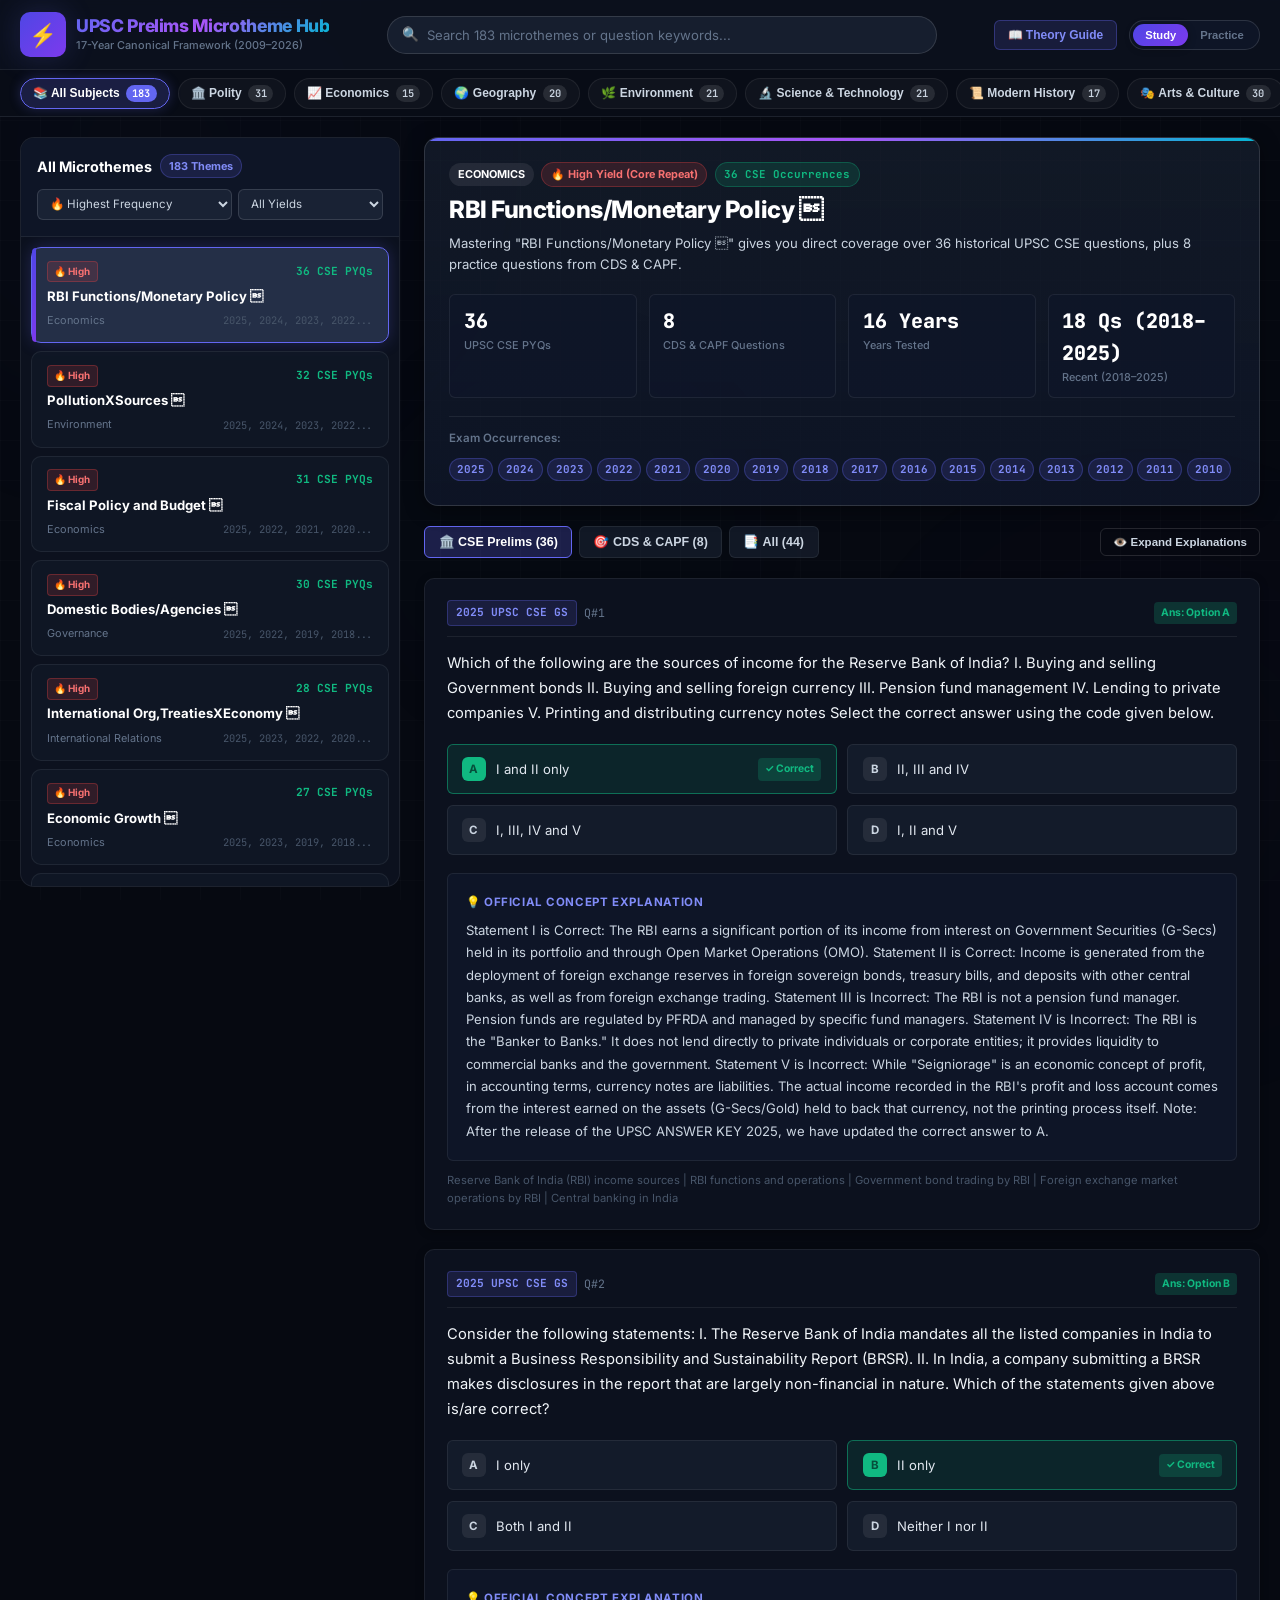
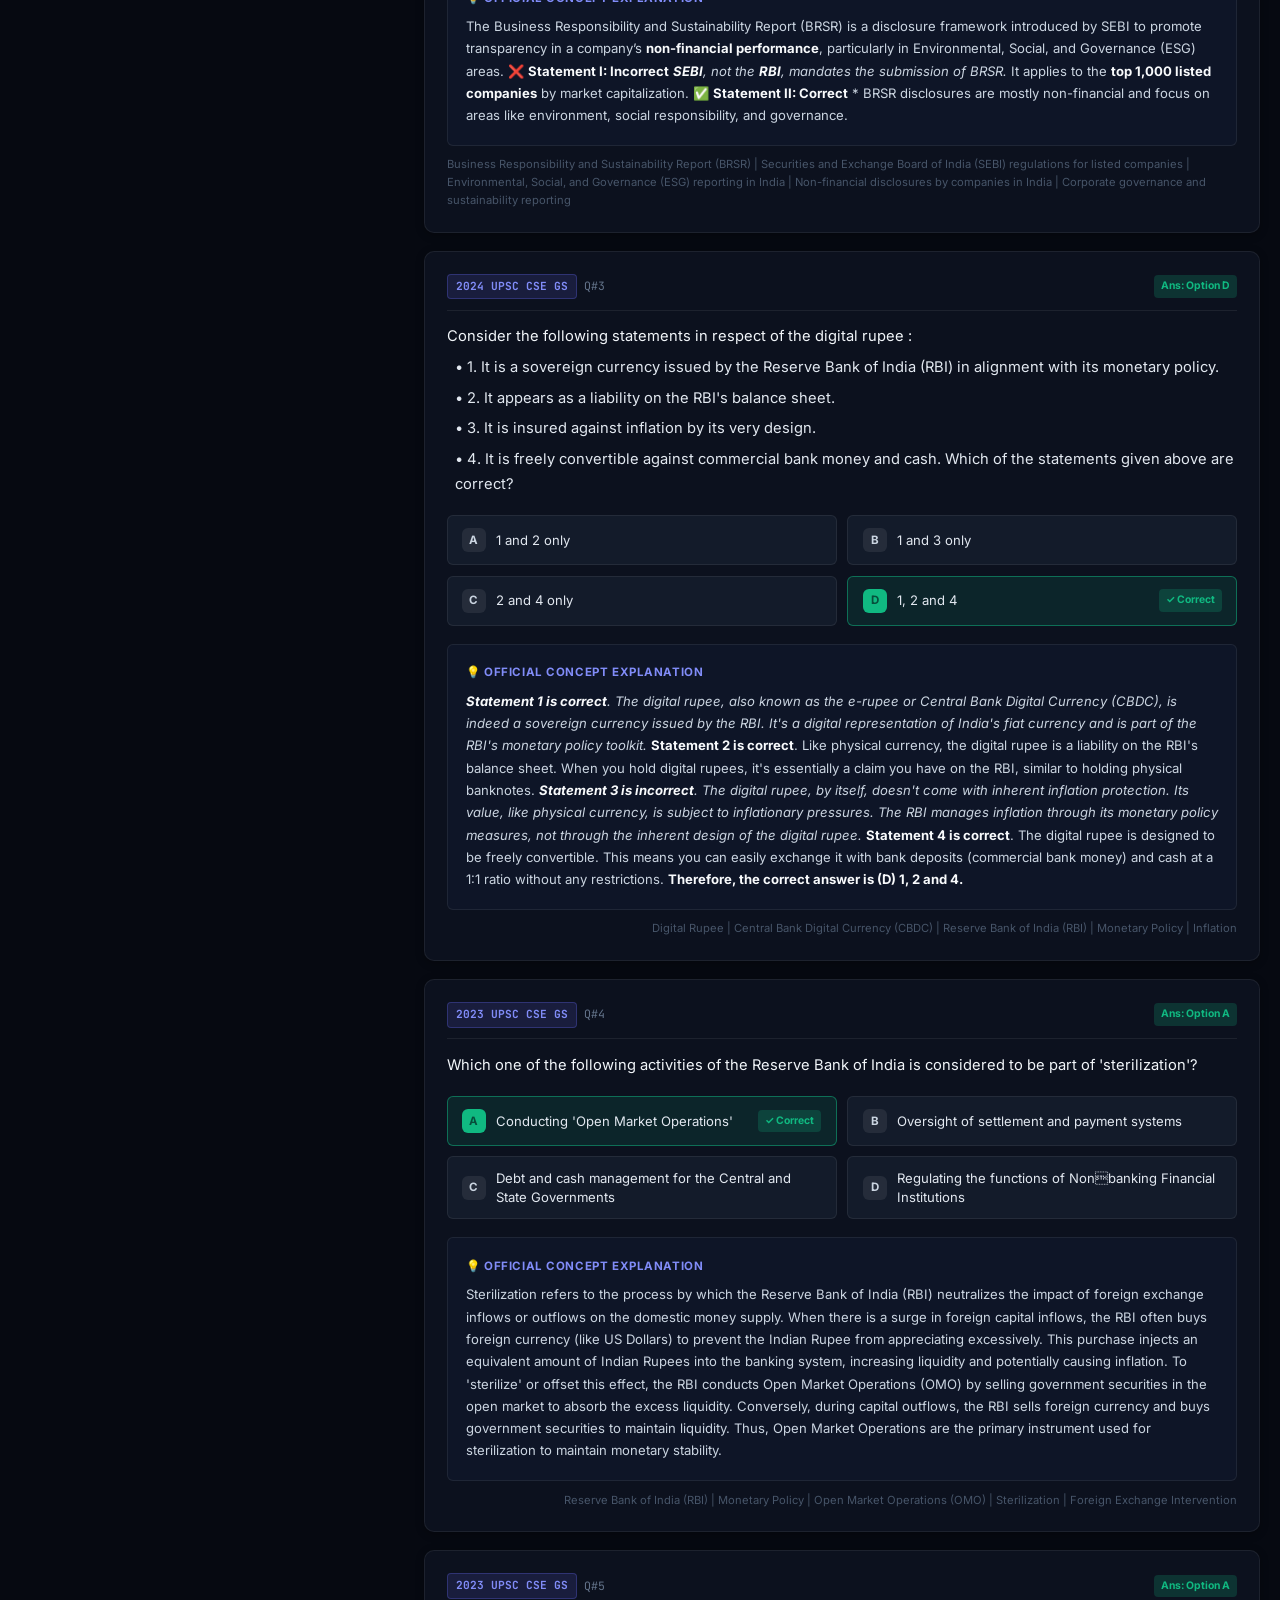
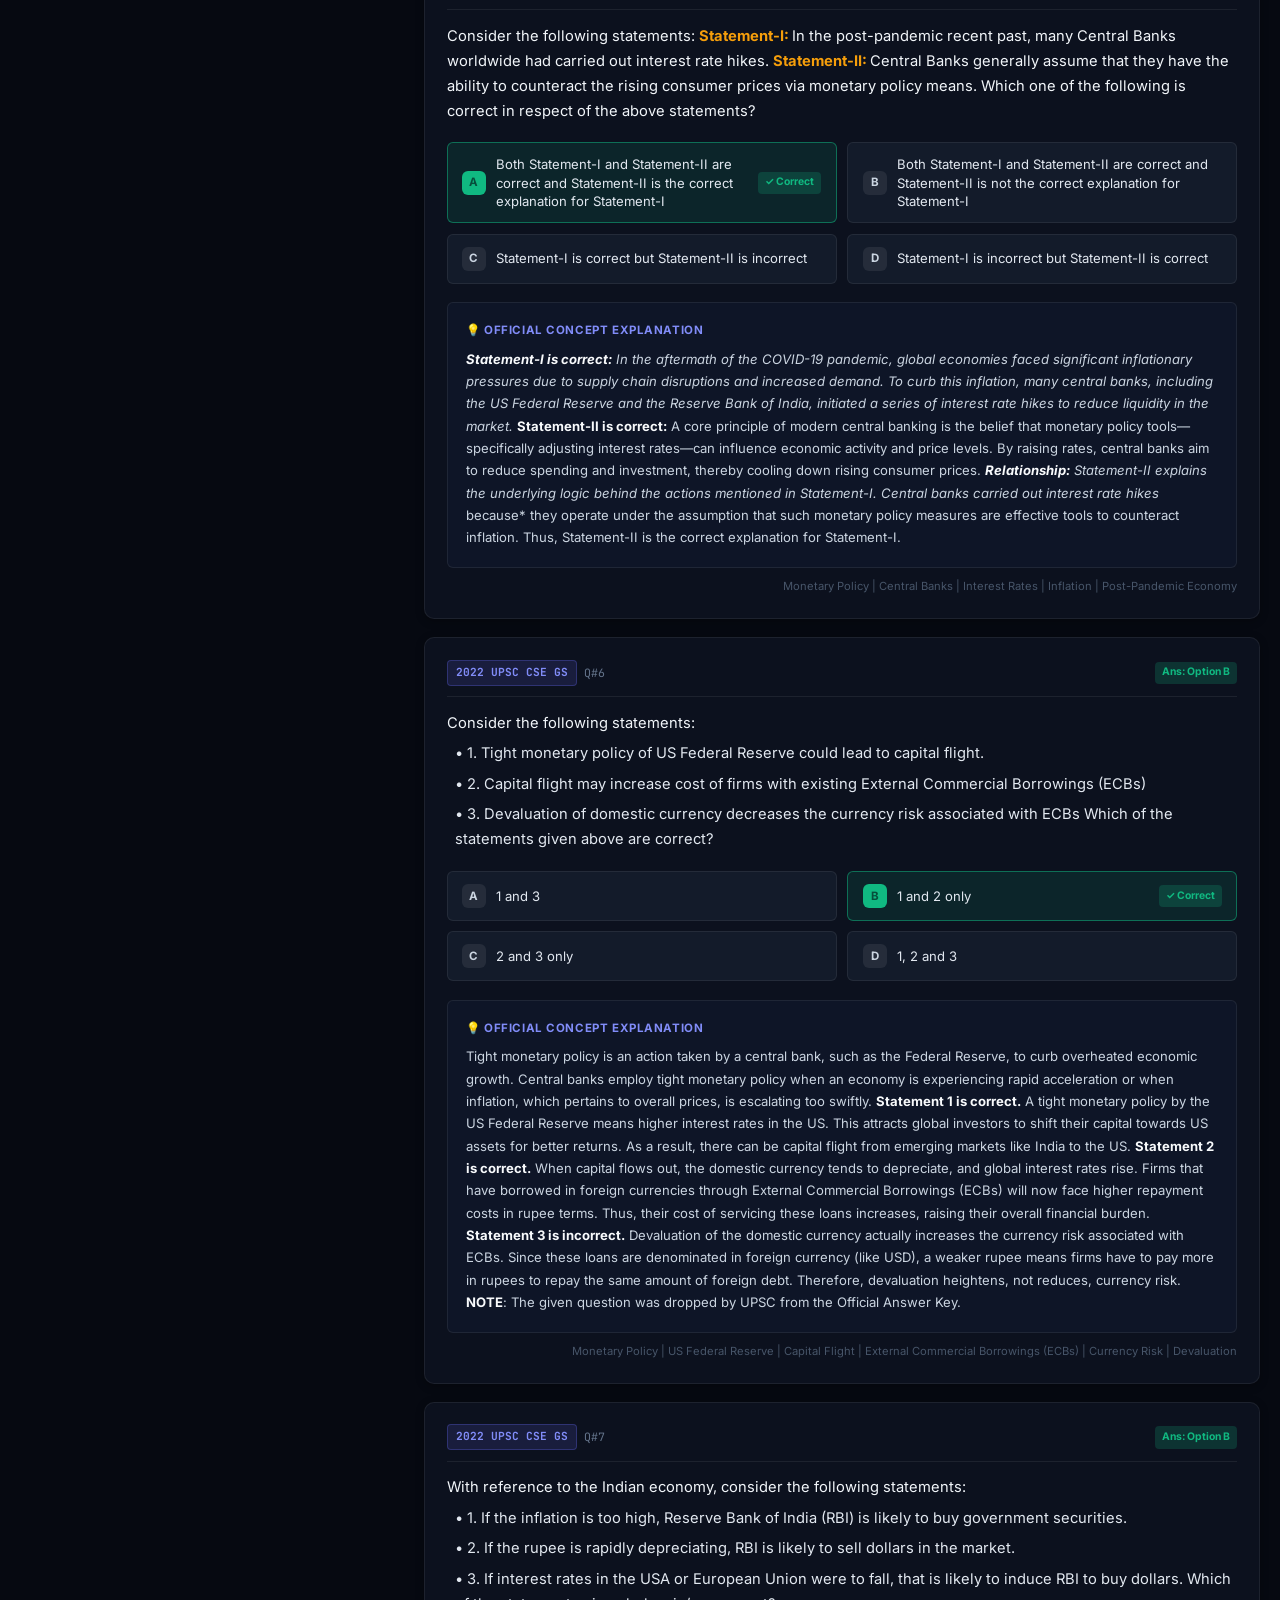
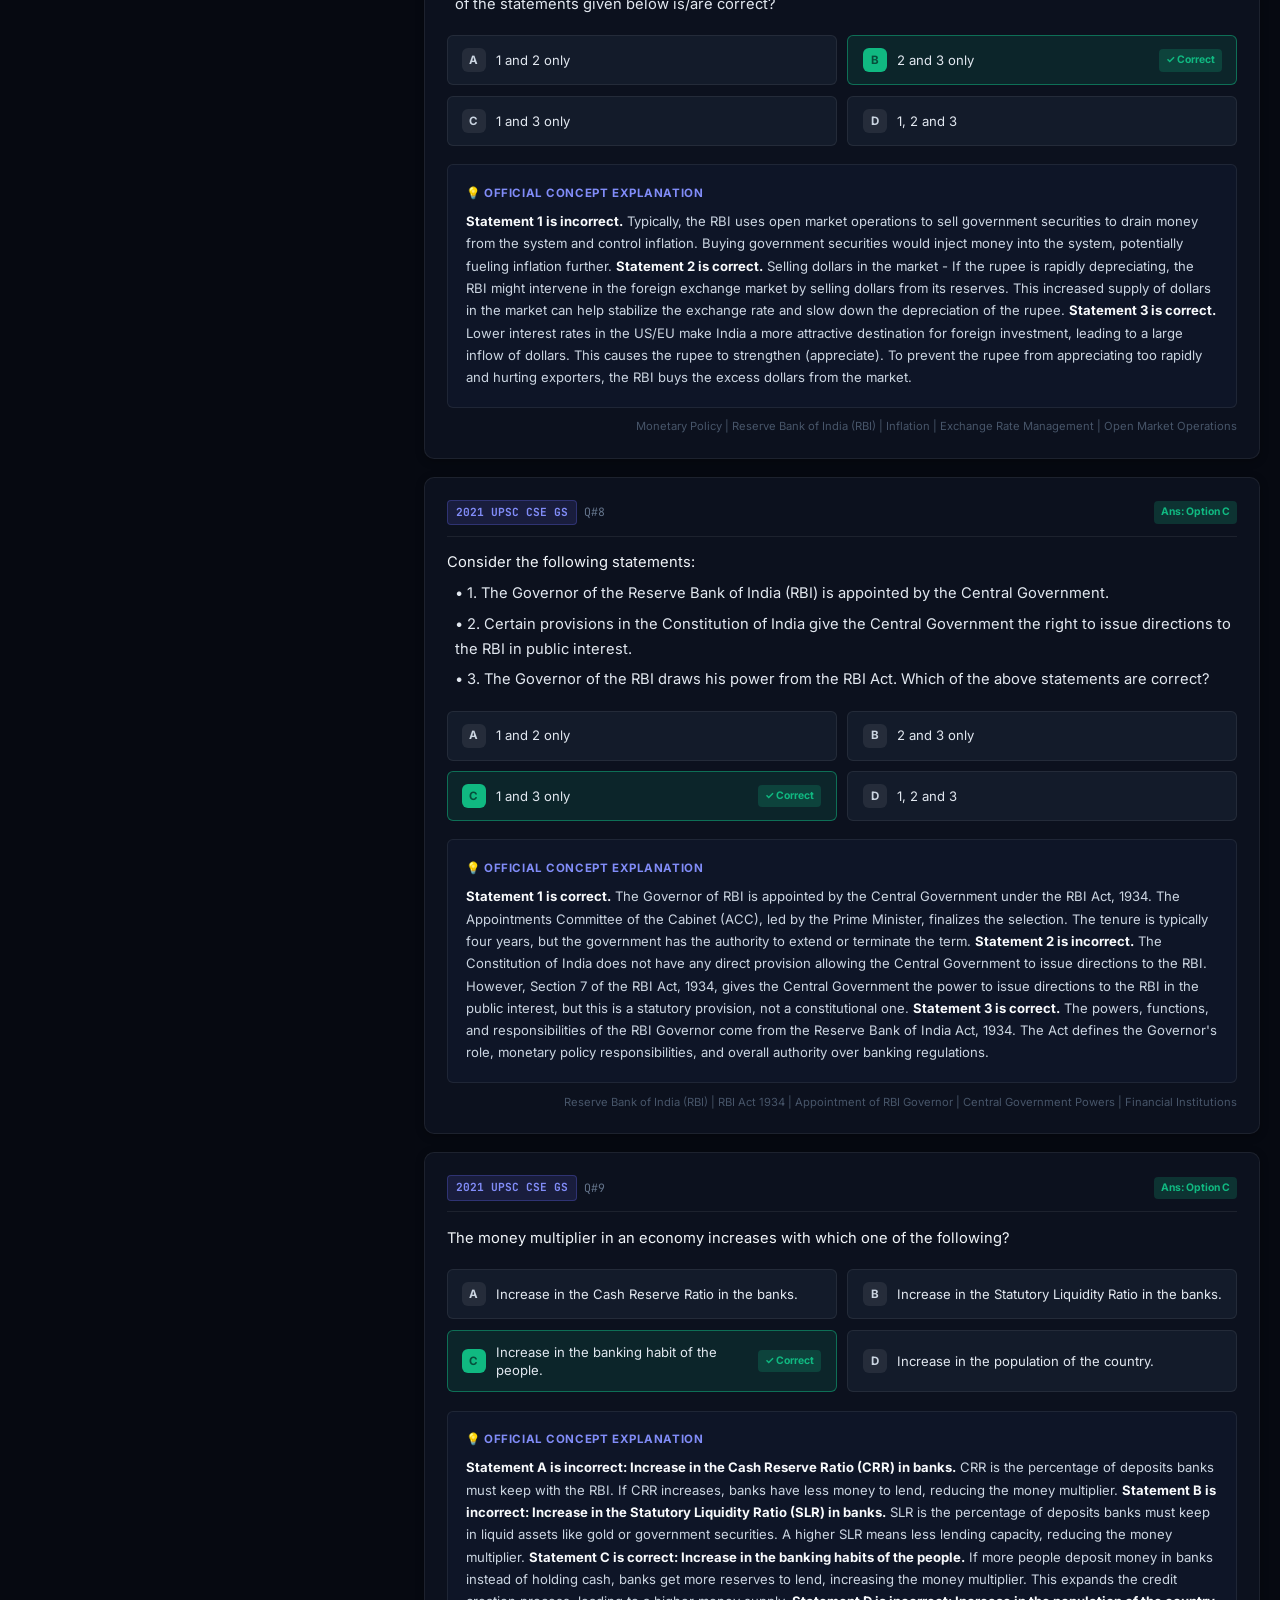
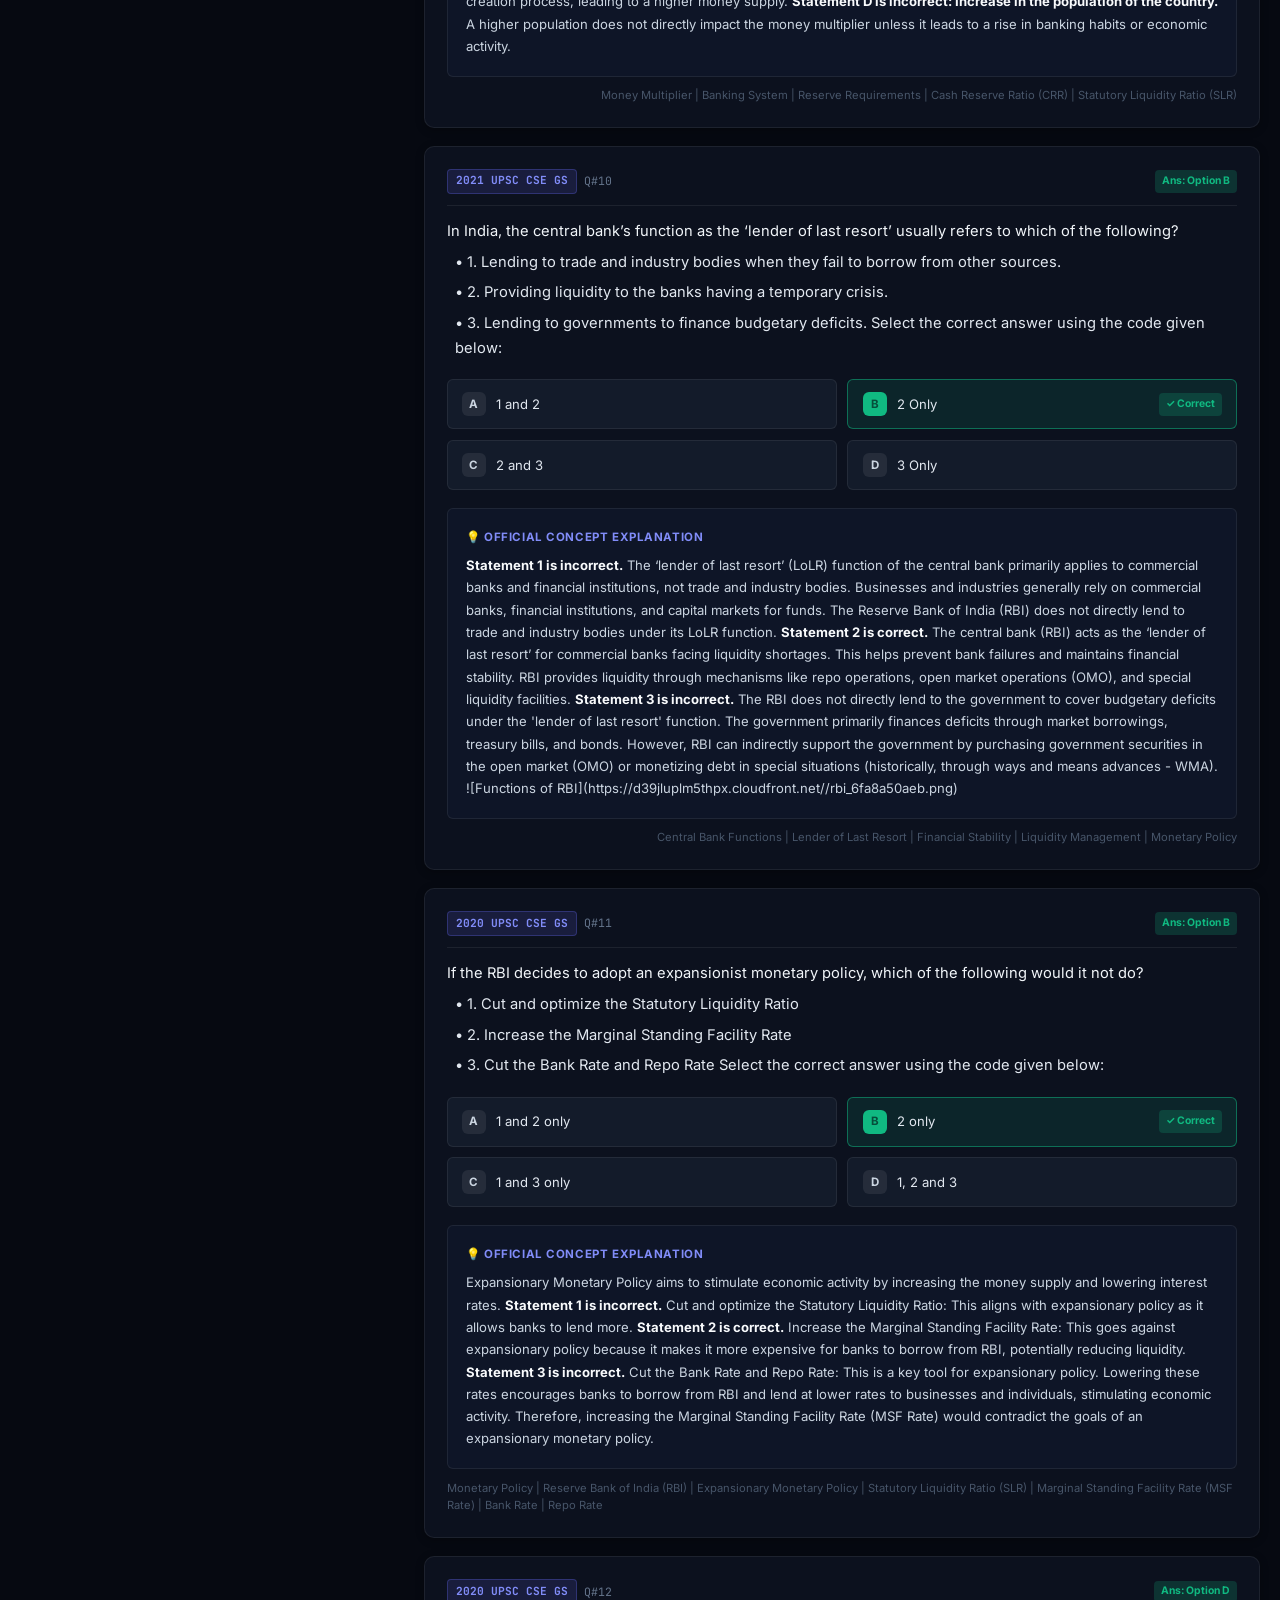
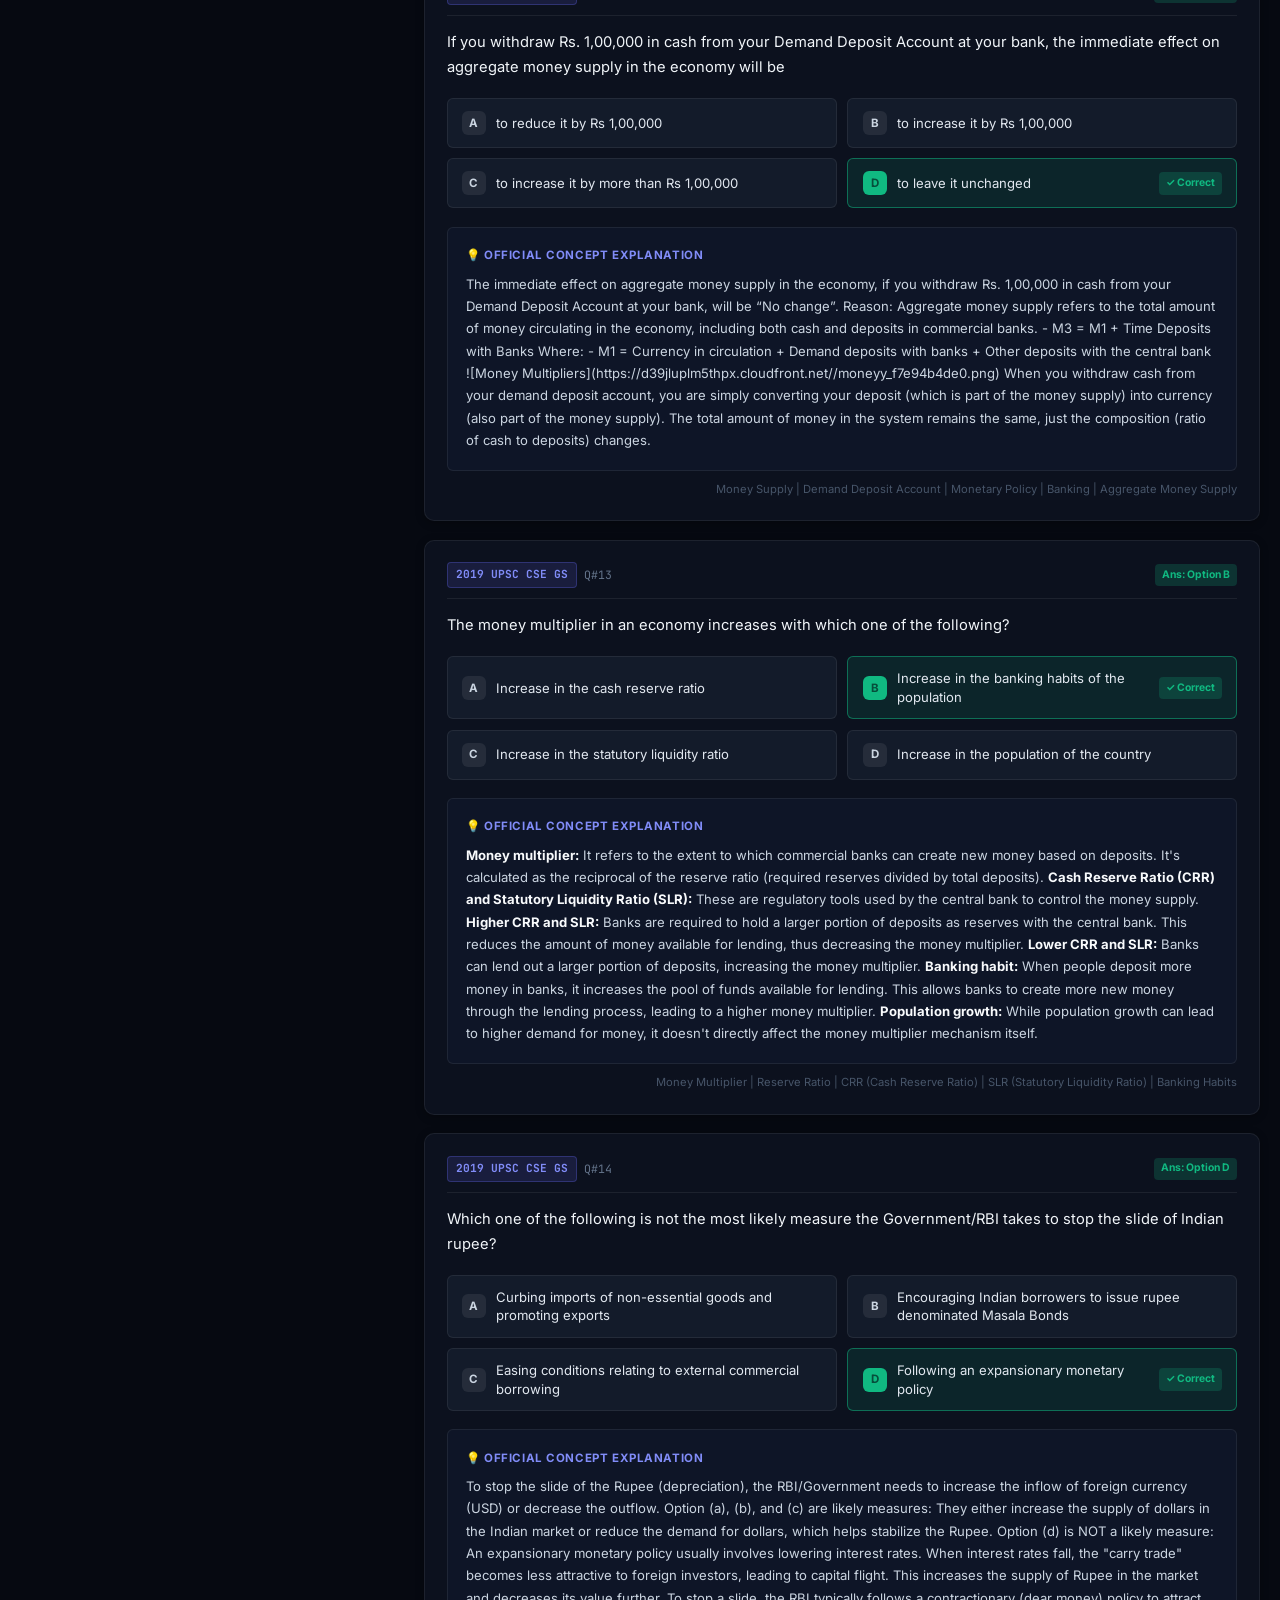
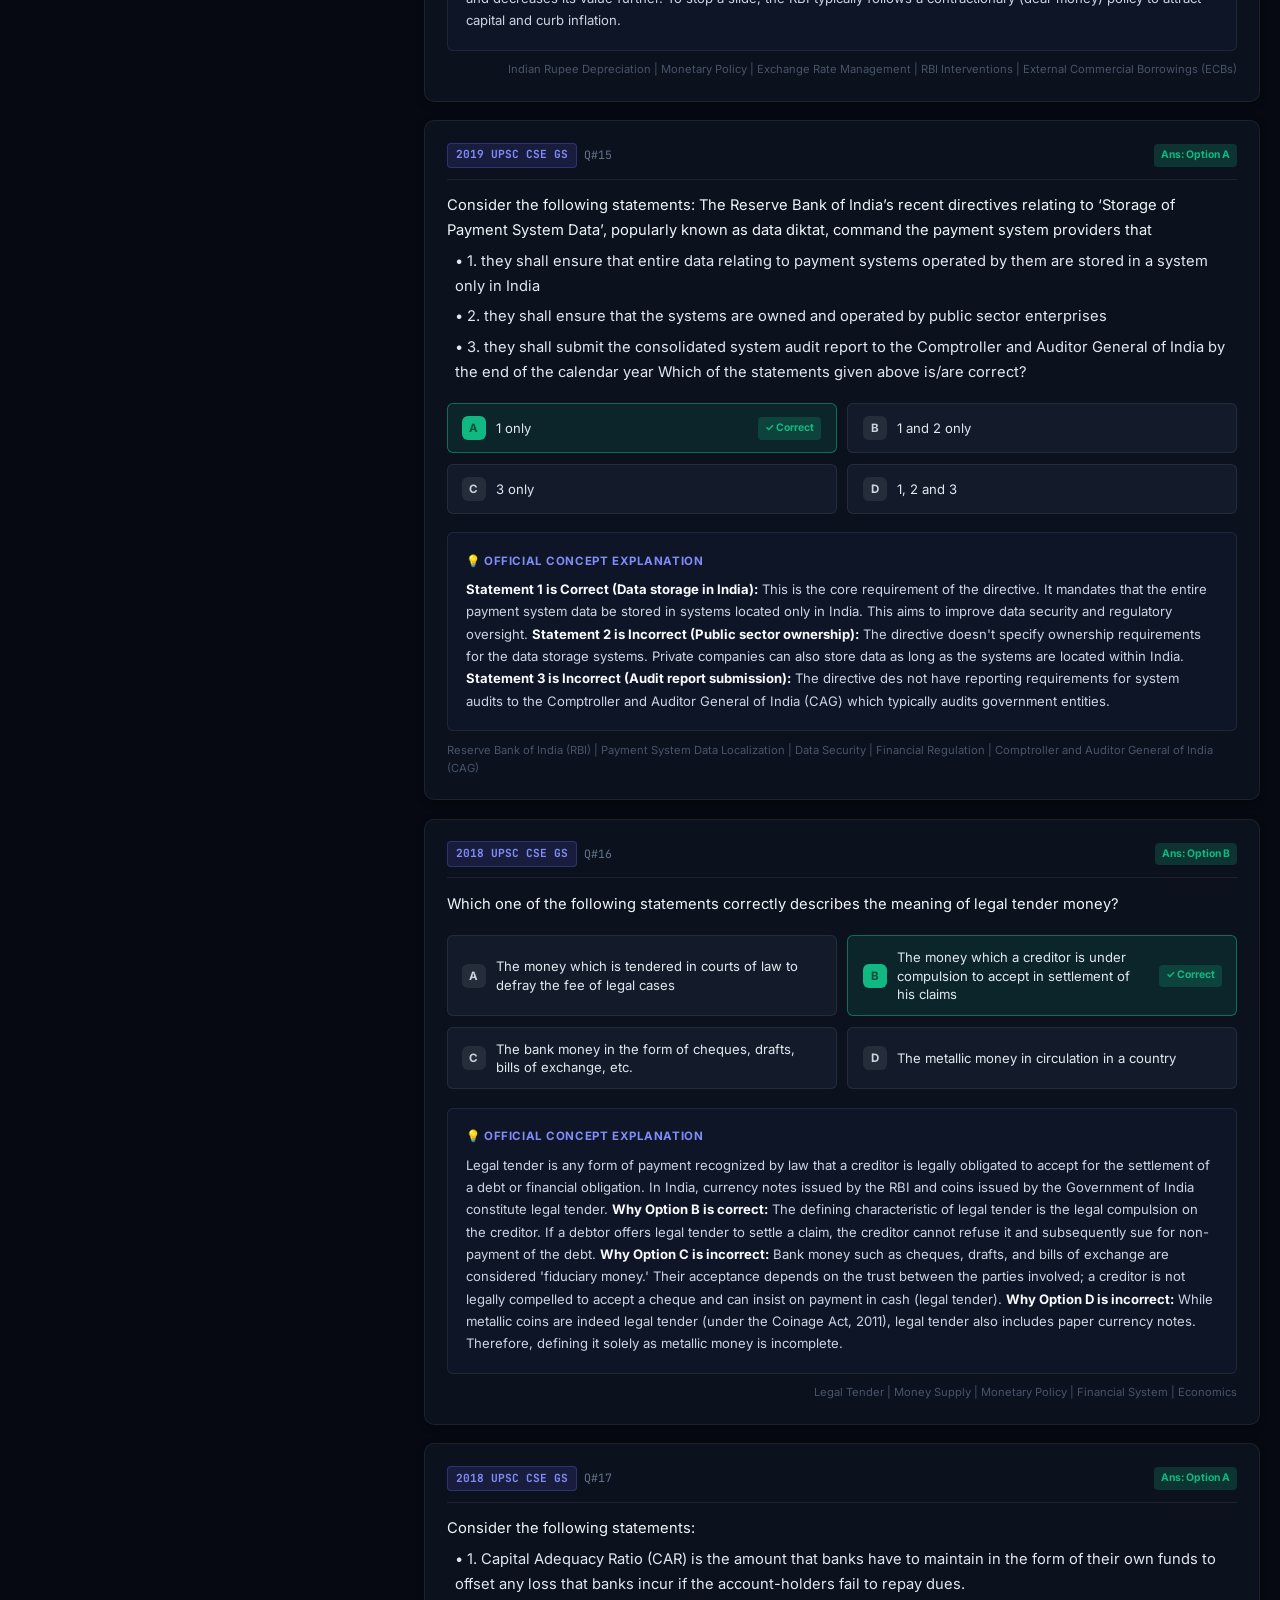
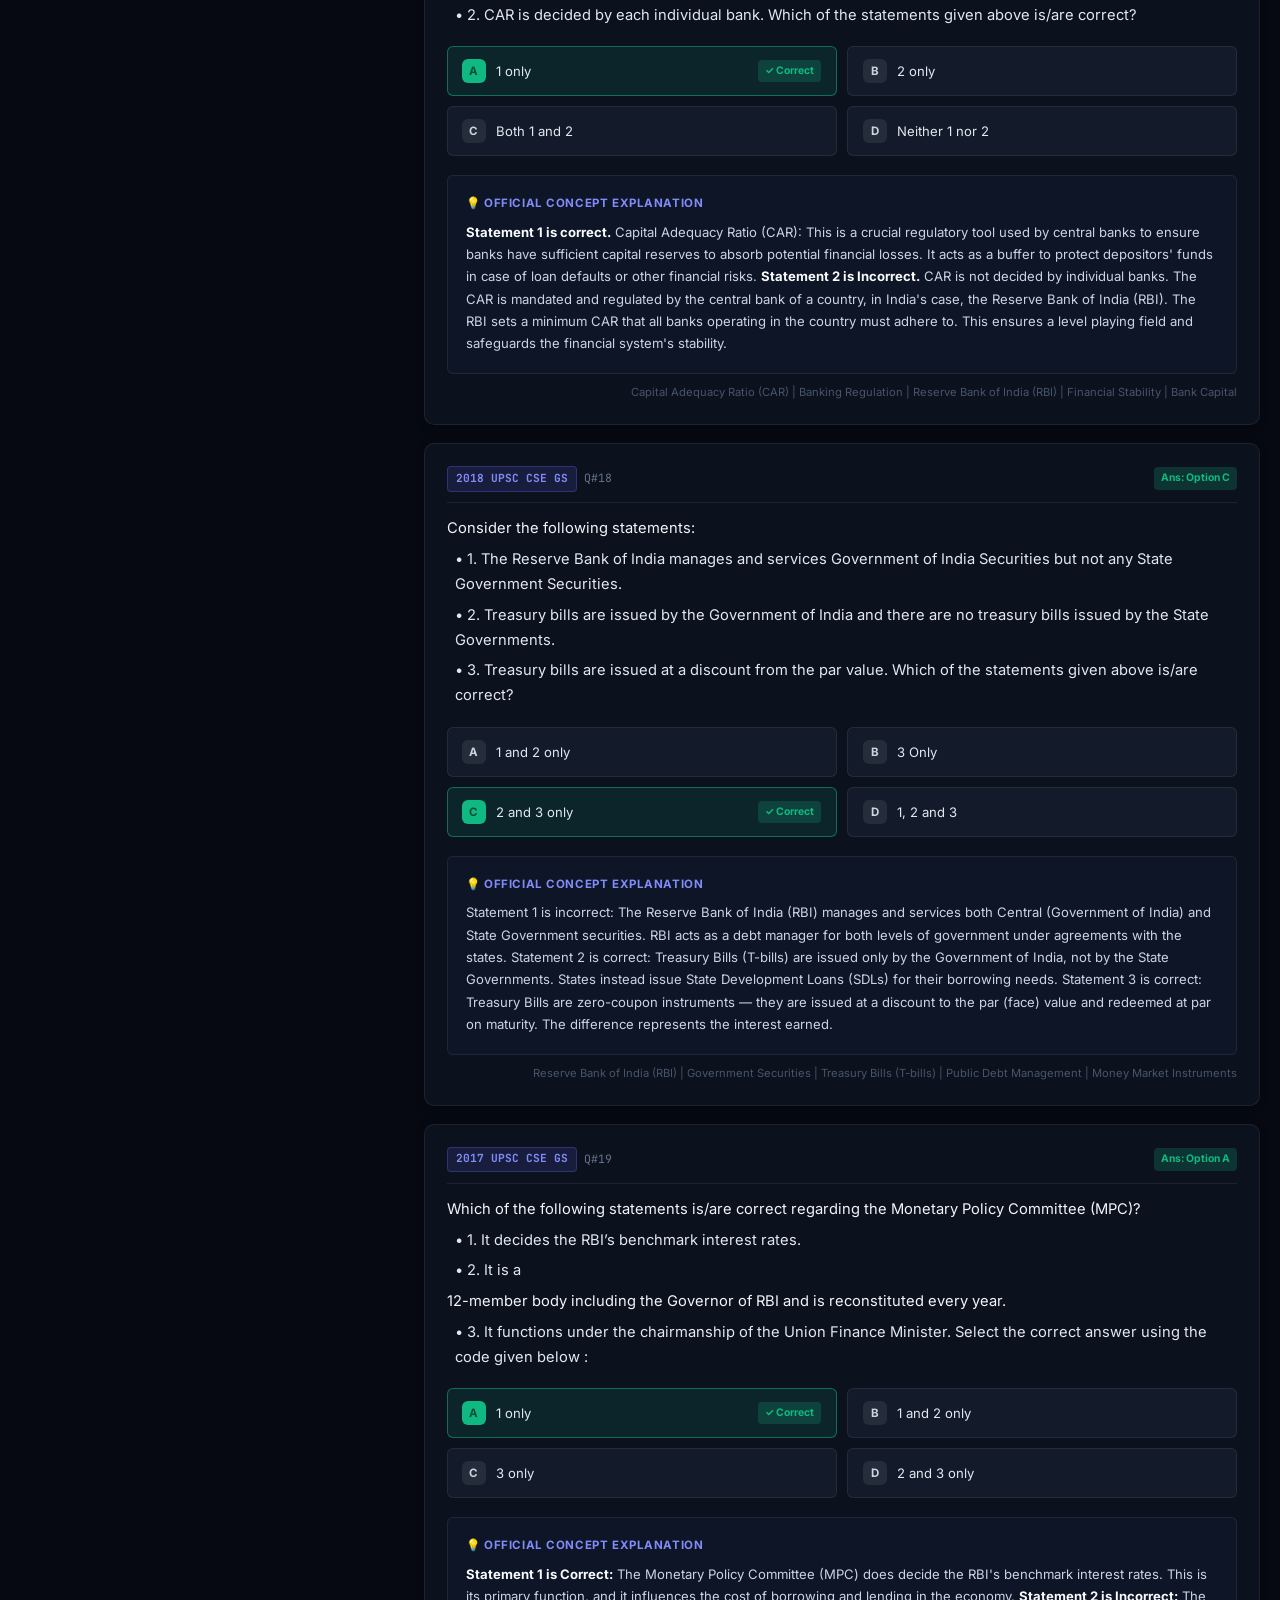
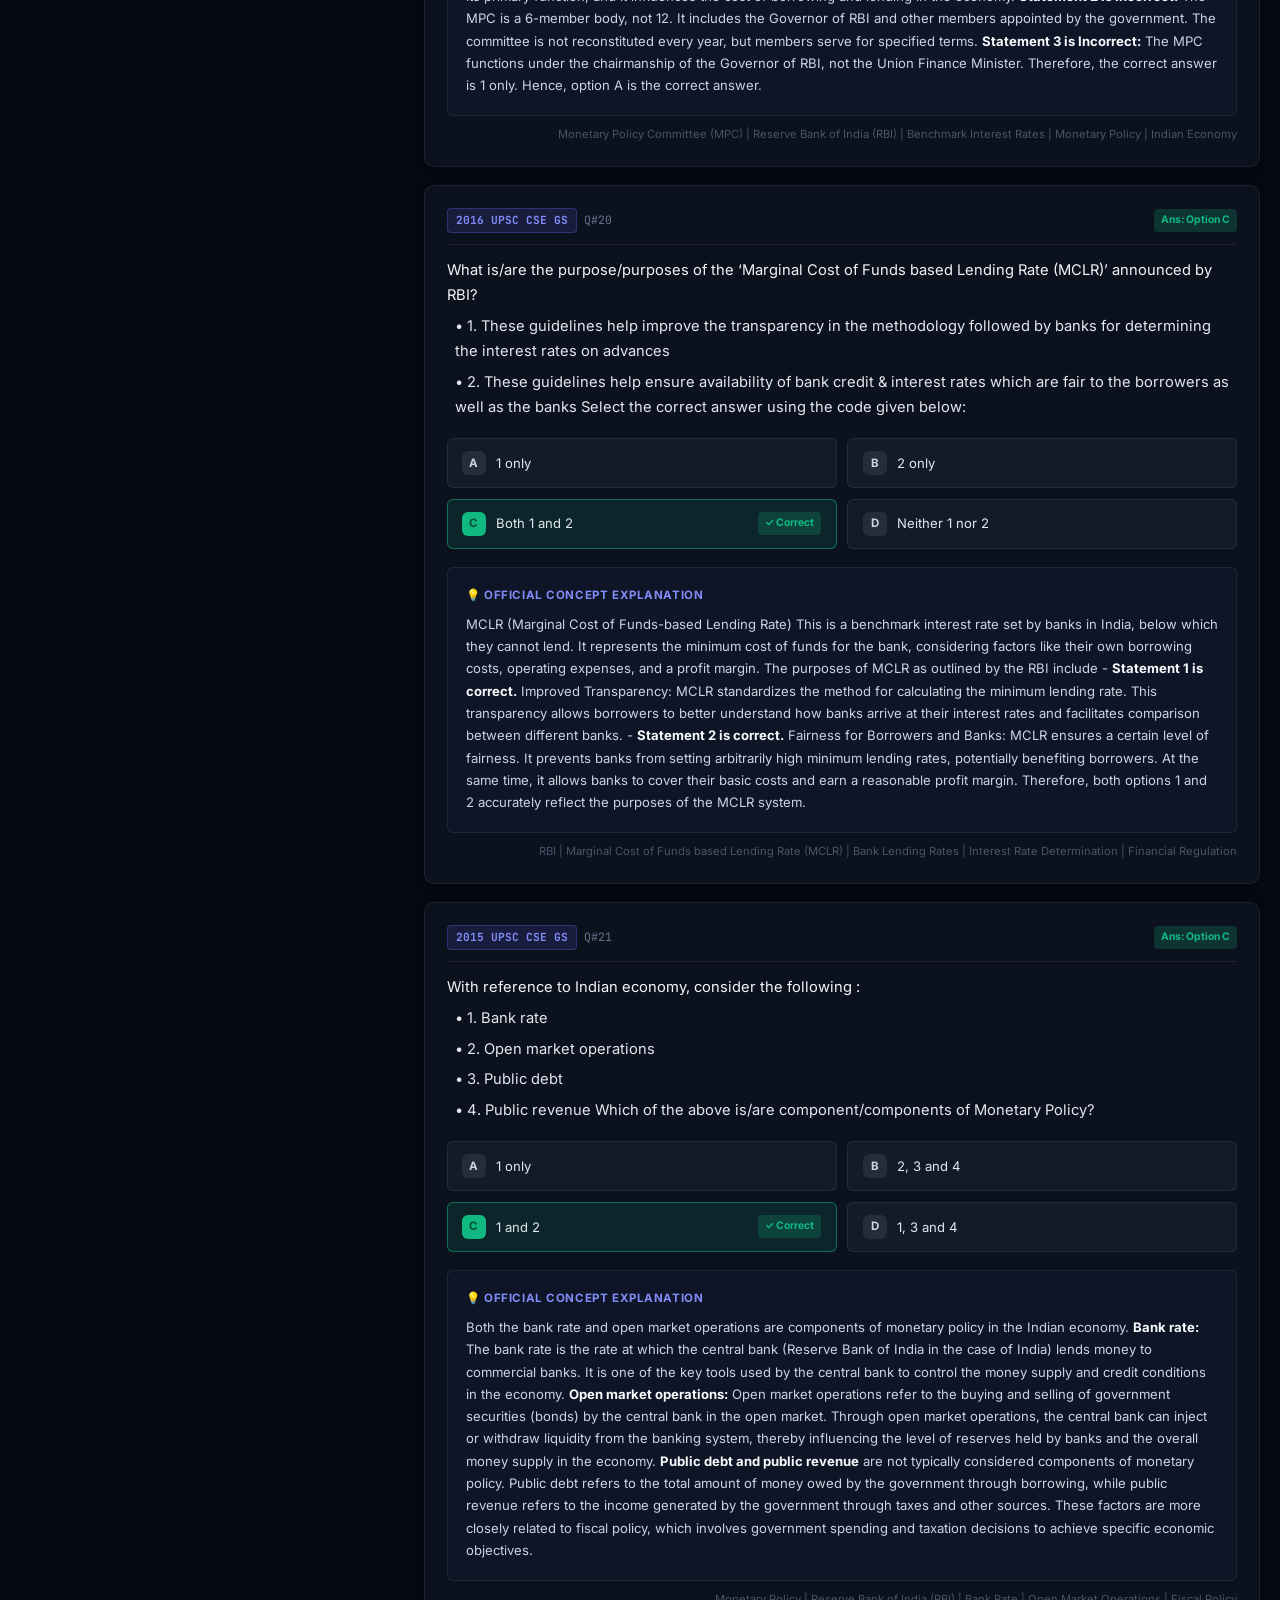
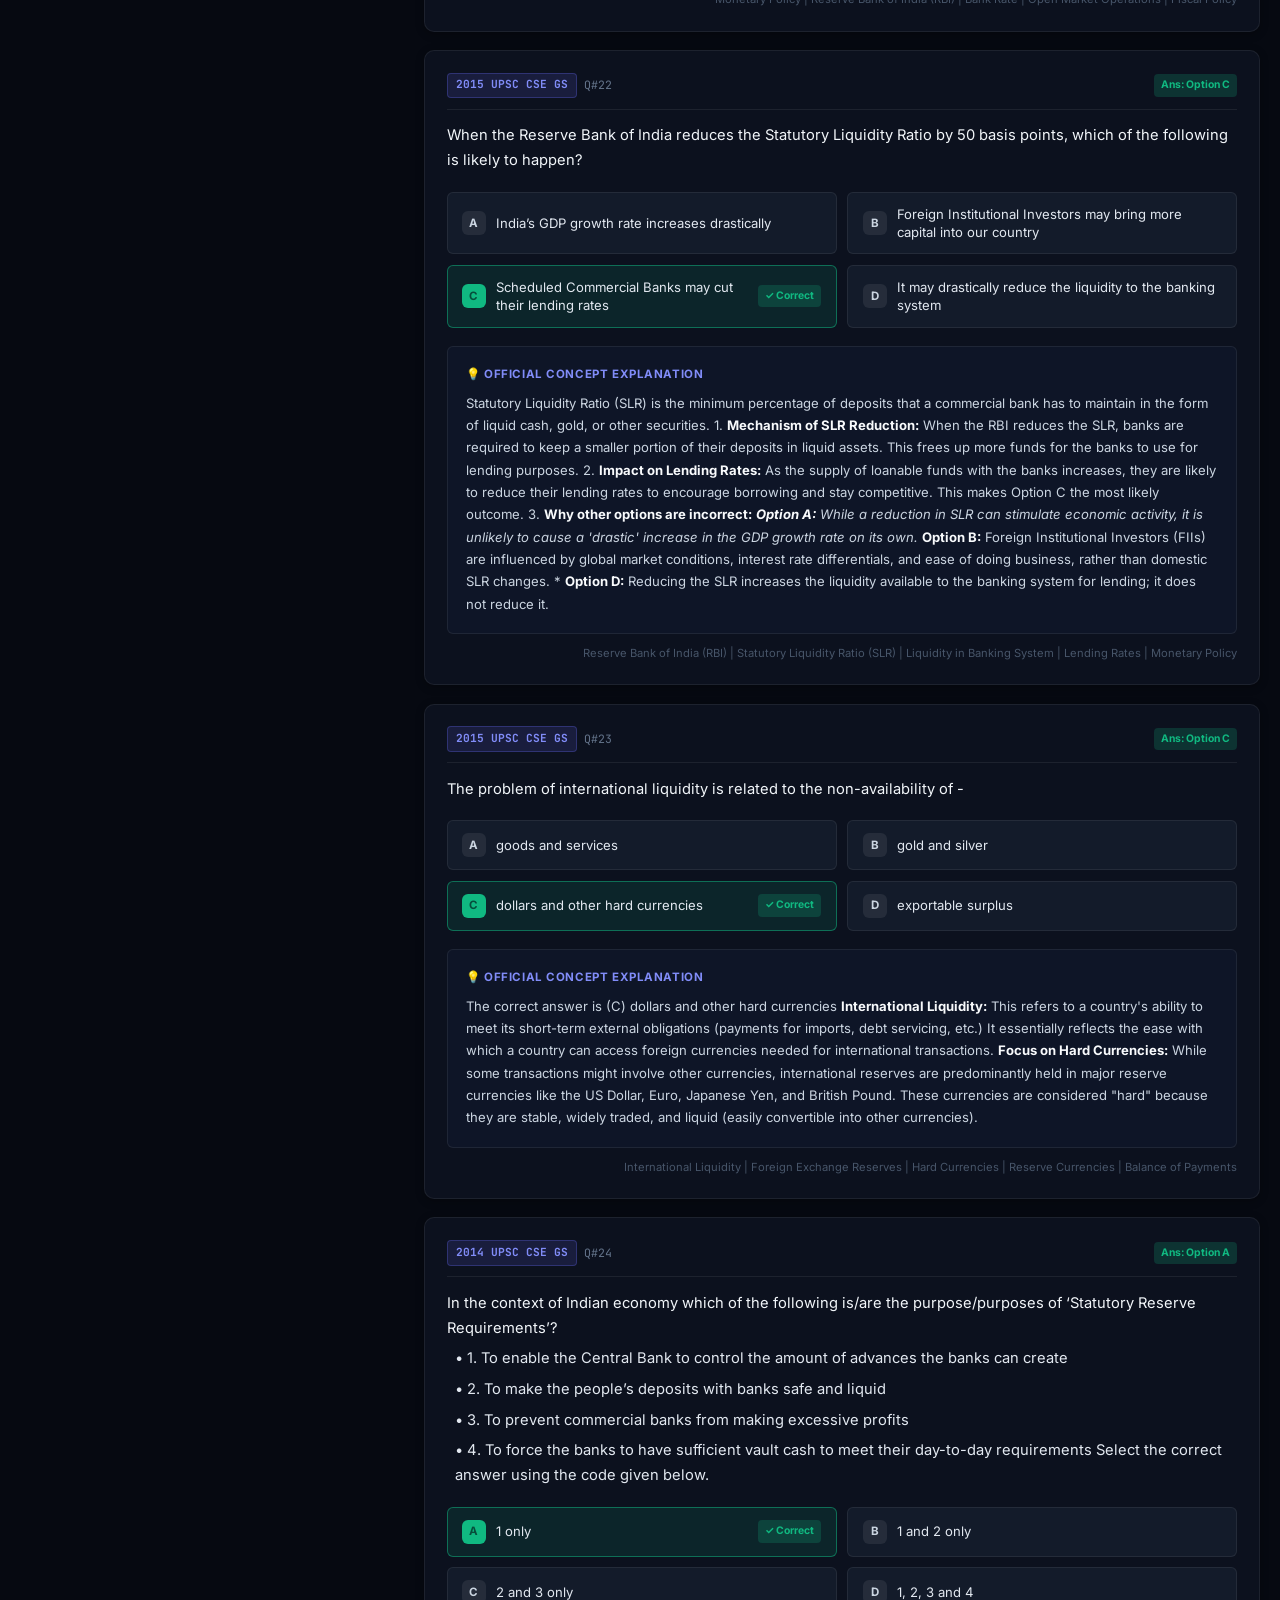
<file: docs/index.html>
<!DOCTYPE html>
<html lang="en">
<head>
    <meta charset="UTF-8">
    <meta name="viewport" content="width=device-width, initial-scale=1.0, maximum-scale=5.0, user-scalable=yes">
    <title>UPSC Prelims — Canonical Microtheme Master Portal (2009–2026)</title>
    <meta name="description" content="One-stop destination for UPSC Prelims Microtheme-based preparation. Explore 183 canonical microthemes with complete historical questions, frequency trends, options, and explanations across CSE, CDS, and CAPF.">
    <link rel="preconnect" href="https://fonts.googleapis.com">
    <link rel="preconnect" href="https://fonts.gstatic.com" crossorigin>
    <link href="https://fonts.googleapis.com/css2?family=Inter:wght@300;400;500;600;700;800;900&family=JetBrains+Mono:wght@400;500;600;700&display=swap" rel="stylesheet">
    <link rel="stylesheet" href="style.css">
</head>
<body>
    <!-- Ambient Background Glows -->
    <div class="bg-grid"></div>
    <div class="bg-glow glow-1"></div>
    <div class="bg-glow glow-2"></div>
    <div class="bg-glow glow-3"></div>

    <!-- Header Wrapper (Non-colliding sticky container) -->
    <div class="sticky-header-wrapper">
        <!-- Top Navigation -->
        <header class="navbar">
            <div class="nav-container">
                <!-- Brand -->
                <div class="nav-brand">
                    <span class="brand-icon">⚡</span>
                    <div class="brand-text">
                        <h1 class="brand-title">UPSC Prelims Microtheme Hub</h1>
                        <p class="brand-subtitle">17-Year Canonical Framework (2009–2026)</p>
                    </div>
                </div>

                <!-- Global Search Box -->
                <div class="nav-center">
                    <div class="global-search-box">
                        <span class="search-icon">🔍</span>
                        <input type="text" id="global-search" placeholder="Search 183 microthemes or question keywords...">
                        <button id="clear-search" class="clear-btn" style="display:none;" aria-label="Clear search">✕</button>
                    </div>
                </div>

                <!-- Nav Actions -->
                <div class="nav-actions">
                    <button class="nav-btn" id="btn-theory-guide">📖 Theory Guide</button>
                    <div class="mode-toggle-group">
                        <button class="mode-btn active" id="mode-study">Study</button>
                        <button class="mode-btn" id="mode-practice">Practice</button>
                    </div>
                </div>
            </div>
        </header>

        <!-- Top Subject Tabs Carousel -->
        <nav class="subject-bar" aria-label="Subject filter tabs">
            <div class="subject-container" id="subject-tabs-container">
                <!-- Populated by JavaScript -->
            </div>
        </nav>
    </div>

    <!-- Main Workspace -->
    <main class="portal-main">
        <div class="portal-layout">
            
            <!-- Left Pane / Mobile Drawer: Microtheme List -->
            <aside class="sidebar-pane" id="sidebar-pane">
                <div class="sidebar-header">
                    <div class="sidebar-header-top">
                        <div class="sidebar-header-title-wrap">
                            <h2 class="sidebar-title" id="current-subject-title">All Microthemes</h2>
                            <span class="theme-counter" id="theme-count-badge">183 Themes</span>
                        </div>
                        <button class="drawer-close-btn" id="drawer-close-btn" aria-label="Close drawer">✕</button>
                    </div>

                    <!-- Filter Controls -->
                    <div class="sidebar-controls">
                        <select id="sort-select" class="portal-select" aria-label="Sort microthemes">
                            <option value="freq-desc">🔥 Highest Frequency</option>
                            <option value="recent-desc">⚡ Most Recent (2018–2025)</option>
                            <option value="alpha-asc">🔤 Alphabetical (A–Z)</option>
                            <option value="total-all">🌐 All Exams Total</option>
                        </select>
                        <select id="yield-filter" class="portal-select" aria-label="Filter by yield">
                            <option value="all">All Yields</option>
                            <option value="high">🔥 High Yield</option>
                            <option value="medium">⭐ Medium Yield</option>
                            <option value="standard">📌 Standard</option>
                        </select>
                    </div>
                </div>

                <!-- Scrollable Microtheme Cards List -->
                <div class="microtheme-list" id="microtheme-cards-container">
                    <!-- Populated by JS -->
                </div>
            </aside>

            <!-- Backdrop for Mobile Drawer -->
            <div class="sidebar-backdrop" id="sidebar-backdrop"></div>

            <!-- Right Pane: Microtheme Detail & Question Viewer -->
            <section class="detail-pane" id="detail-pane">
                
                <!-- Mobile Active Theme Quick Switcher Bar -->
                <div class="mobile-active-bar" id="mobile-active-bar">
                    <div class="mab-info">
                        <span class="mab-subject" id="mab-subject">🏛️ Polity</span>
                        <h3 class="mab-title" id="mab-theme-title">Select a Microtheme</h3>
                    </div>
                    <button class="mab-picker-btn" id="mab-open-picker">
                        <span>⚡ Change Theme</span>
                        <span class="mab-count-badge" id="mab-count">183</span>
                    </button>
                </div>

                <!-- Microtheme Hero Banner -->
                <div class="theme-hero-card" id="theme-hero-card">
                    <div class="theme-hero-top">
                        <div class="theme-hero-badges">
                            <span class="subject-badge" id="hero-subject-badge">Polity</span>
                            <span class="yield-badge-pill" id="hero-yield-badge">🔥 High Yield</span>
                            <span class="stat-pill" id="hero-freq-stat">14 CSE PYQs</span>
                        </div>
                        <h2 class="theme-hero-title" id="hero-theme-title">Select a Microtheme to Begin</h2>
                    </div>

                    <p class="theme-hero-desc" id="hero-theme-desc">
                        Explore all historical questions, core concepts, answer keys, and explanations categorized under this canonical microtheme.
                    </p>

                    <!-- Frequency Timeline & Stats Grid -->
                    <div class="hero-stats-row">
                        <div class="hero-stat-box">
                            <span class="hsb-num" id="hsb-cse-count">0</span>
                            <span class="hsb-label">UPSC CSE PYQs</span>
                        </div>
                        <div class="hero-stat-box">
                            <span class="hsb-num" id="hsb-cross-count">0</span>
                            <span class="hsb-label">CDS & CAPF Questions</span>
                        </div>
                        <div class="hero-stat-box">
                            <span class="hsb-num" id="hsb-years-span">—</span>
                            <span class="hsb-label">Years Tested</span>
                        </div>
                        <div class="hero-stat-box">
                            <span class="hsb-num" id="hsb-recent-rate">—</span>
                            <span class="hsb-label">Recent (2018–2025)</span>
                        </div>
                    </div>

                    <!-- Year Timeline Badges -->
                    <div class="years-timeline-wrap">
                        <span class="yt-label">Exam Occurrences:</span>
                        <div class="yt-pills" id="hero-years-pills">
                            <!-- Year Pills -->
                        </div>
                    </div>
                </div>

                <!-- Question Filter Tabs -->
                <div class="question-tabs-row">
                    <div class="q-tabs">
                        <button class="q-tab active" data-tab="cse">🏛️ CSE Prelims (<span id="tab-cse-count">0</span>)</button>
                        <button class="q-tab" data-tab="cross">🎯 CDS & CAPF (<span id="tab-cross-count">0</span>)</button>
                        <button class="q-tab" data-tab="all">📑 All (<span id="tab-all-count">0</span>)</button>
                    </div>

                    <div class="q-view-options">
                        <button class="toggle-all-exp-btn" id="btn-toggle-all-exp">👁️ Expand Explanations</button>
                    </div>
                </div>

                <!-- Questions Container -->
                <div class="questions-stream" id="questions-stream">
                    <!-- Question Cards Populated by JS -->
                </div>

            </section>

        </div>
    </main>

    <!-- Theory Guide Reader Modal -->
    <div class="modal-backdrop" id="theory-modal" style="display:none;">
        <div class="modal-dialog">
            <div class="modal-header">
                <div class="modal-title-wrap">
                    <span class="modal-icon">📖</span>
                    <div>
                        <h2 class="modal-title">Political Theory & Philosophy Master Guide</h2>
                        <p class="modal-sub">Comprehensive concepts, definitions, and thinkers tested in UPSC Prelims</p>
                    </div>
                </div>
                <button class="modal-close-btn" id="btn-close-modal" aria-label="Close modal">✕</button>
            </div>
            <div class="modal-body" id="theory-modal-content">
                <!-- Rendered Markdown Content -->
            </div>
        </div>
    </div>

    <!-- Embedded Portal Database -->
    <script src="portal_data.js"></script>
    <script src="app.js"></script>
</body>
</html>
</file>
<file: docs/style.css>
/* =======================================================
   UPSC Prelims Canonical Microtheme Hub — Design System
   ======================================================= */

:root {
    /* Color Palette */
    --bg-base: #060911;
    --bg-surface: #0c111e;
    --bg-surface-elevated: #111827;
    --bg-card: rgba(17, 24, 39, 0.75);
    --bg-card-hover: rgba(30, 41, 59, 0.85);
    --bg-card-active: rgba(37, 49, 73, 0.95);
    --bg-glass: rgba(255, 255, 255, 0.03);
    --bg-glass-hover: rgba(255, 255, 255, 0.07);

    --border-subtle: rgba(255, 255, 255, 0.07);
    --border-medium: rgba(255, 255, 255, 0.13);
    --border-focus: rgba(99, 102, 241, 0.5);

    --text-primary: #f8fafc;
    --text-secondary: #cbd5e1;
    --text-muted: #64748b;
    --text-dim: #475569;

    /* Accent & Brand Colors */
    --accent-indigo: #6366f1;
    --accent-indigo-light: #818cf8;
    --accent-purple: #a855f7;
    --accent-emerald: #10b981;
    --accent-amber: #f59e0b;
    --accent-cyan: #06b6d4;
    --accent-rose: #f43f5e;
    --accent-lime: #84cc16;

    /* Gradients */
    --gradient-hero: linear-gradient(135deg, #6366f1 0%, #a855f7 50%, #06b6d4 100%);
    --gradient-brand: linear-gradient(135deg, #4f46e5 0%, #7c3aed 100%);
    --gradient-card: linear-gradient(180deg, rgba(30, 41, 59, 0.5) 0%, rgba(15, 23, 42, 0.8) 100%);

    /* Shadows & Glows */
    --shadow-sm: 0 2px 8px rgba(0, 0, 0, 0.3);
    --shadow-md: 0 4px 20px rgba(0, 0, 0, 0.4);
    --shadow-lg: 0 10px 30px rgba(0, 0, 0, 0.5);
    --glow-indigo: 0 0 30px rgba(99, 102, 241, 0.2);

    /* Dimensions & Radii */
    --radius-sm: 6px;
    --radius-md: 10px;
    --radius-lg: 14px;
    --radius-xl: 20px;
}

/* Reset */
*, *::before, *::after {
    margin: 0;
    padding: 0;
    box-sizing: border-box;
    -webkit-tap-highlight-color: transparent;
}

html, body {
    width: 100%;
    min-height: 100%;
    font-family: 'Inter', -apple-system, BlinkMacSystemFont, 'Segoe UI', Roboto, sans-serif;
    background: var(--bg-base);
    color: var(--text-primary);
    line-height: 1.6;
    overflow-x: hidden;
}

/* Ambient Background Backgrounds */
.bg-grid {
    position: fixed;
    top: 0; left: 0; right: 0; bottom: 0;
    background-image: 
        linear-gradient(rgba(255, 255, 255, 0.015) 1px, transparent 1px),
        linear-gradient(90deg, rgba(255, 255, 255, 0.015) 1px, transparent 1px);
    background-size: 40px 40px;
    pointer-events: none;
    z-index: 0;
}

.bg-glow {
    position: fixed;
    border-radius: 50%;
    filter: blur(140px);
    opacity: 0.25;
    pointer-events: none;
    z-index: 0;
}

.glow-1 {
    width: 500px; height: 500px;
    background: radial-gradient(circle, rgba(99, 102, 241, 0.3), transparent 70%);
    top: -100px; left: -100px;
}

.glow-2 {
    width: 450px; height: 450px;
    background: radial-gradient(circle, rgba(168, 85, 247, 0.25), transparent 70%);
    bottom: -100px; right: -100px;
}

.glow-3 {
    width: 350px; height: 350px;
    background: radial-gradient(circle, rgba(6, 182, 212, 0.2), transparent 70%);
    top: 40%; left: 30%;
}

/* =======================================================
   Unified Sticky Header Container (Zero Overlap)
   ======================================================= */
.sticky-header-wrapper {
    position: sticky;
    top: 0;
    z-index: 1000;
    background: rgba(12, 17, 30, 0.95);
    backdrop-filter: blur(20px);
    -webkit-backdrop-filter: blur(20px);
    border-bottom: 1px solid var(--border-subtle);
}

.navbar {
    padding: 0.75rem 0;
    border-bottom: 1px solid var(--border-subtle);
}

.nav-container {
    max-width: 1700px;
    margin: 0 auto;
    padding: 0 1.25rem;
    display: flex;
    align-items: center;
    justify-content: space-between;
    gap: 1rem;
}

.nav-brand {
    display: flex;
    align-items: center;
    gap: 0.65rem;
    flex-shrink: 0;
}

.brand-icon {
    font-size: 1.4rem;
    background: var(--gradient-brand);
    padding: 0.3rem 0.55rem;
    border-radius: var(--radius-md);
    box-shadow: var(--glow-indigo);
    display: inline-flex;
    align-items: center;
    justify-content: center;
}

.brand-title {
    font-size: 1.1rem;
    font-weight: 800;
    background: var(--gradient-hero);
    -webkit-background-clip: text;
    -webkit-text-fill-color: transparent;
    letter-spacing: -0.02em;
    line-height: 1.2;
}

.brand-subtitle {
    font-size: 0.68rem;
    color: var(--text-muted);
    font-weight: 500;
}

/* Global Search */
.nav-center {
    flex-grow: 1;
    max-width: 550px;
}

.global-search-box {
    display: flex;
    align-items: center;
    background: rgba(30, 41, 59, 0.6);
    border: 1px solid var(--border-medium);
    border-radius: 100px;
    padding: 0.45rem 0.9rem;
    gap: 0.5rem;
    transition: all 0.2s ease;
}

.global-search-box:focus-within {
    border-color: var(--accent-indigo-light);
    box-shadow: 0 0 0 2px rgba(99, 102, 241, 0.2);
    background: rgba(30, 41, 59, 0.9);
}

.search-icon {
    font-size: 0.85rem;
    color: var(--text-muted);
}

.global-search-box input {
    width: 100%;
    background: transparent;
    border: none;
    outline: none;
    color: var(--text-primary);
    font-size: 0.82rem;
    font-family: inherit;
}

.global-search-box input::placeholder {
    color: var(--text-muted);
}

.clear-btn {
    background: transparent;
    border: none;
    color: var(--text-muted);
    cursor: pointer;
    font-size: 0.8rem;
    padding: 0.1rem 0.3rem;
}

/* Nav Actions */
.nav-actions {
    display: flex;
    align-items: center;
    gap: 0.75rem;
    flex-shrink: 0;
}

.nav-btn {
    background: rgba(99, 102, 241, 0.15);
    border: 1px solid rgba(99, 102, 241, 0.35);
    color: var(--accent-indigo-light);
    font-size: 0.75rem;
    font-weight: 600;
    padding: 0.45rem 0.8rem;
    border-radius: var(--radius-sm);
    cursor: pointer;
    white-space: nowrap;
    transition: all 0.2s ease;
}

.nav-btn:hover {
    background: rgba(99, 102, 241, 0.25);
    border-color: var(--accent-indigo-light);
    color: white;
}

.mode-toggle-group {
    display: flex;
    background: rgba(15, 23, 42, 0.8);
    border: 1px solid var(--border-medium);
    border-radius: 100px;
    padding: 0.2rem;
}

.mode-btn {
    background: transparent;
    border: none;
    color: var(--text-muted);
    font-size: 0.7rem;
    font-weight: 600;
    padding: 0.3rem 0.75rem;
    border-radius: 100px;
    cursor: pointer;
    transition: all 0.2s ease;
}

.mode-btn.active {
    background: var(--gradient-brand);
    color: white;
    box-shadow: var(--shadow-sm);
}

/* =======================================================
   Subject Bar (Horizontal Carousel)
   ======================================================= */
.subject-bar {
    background: rgba(8, 12, 22, 0.9);
    overflow-x: auto;
    -webkit-overflow-scrolling: touch;
    scrollbar-width: none;
}

.subject-bar::-webkit-scrollbar {
    display: none;
}

.subject-container {
    max-width: 1700px;
    margin: 0 auto;
    padding: 0.45rem 1.25rem;
    display: flex;
    gap: 0.5rem;
    align-items: center;
}

.subject-tab {
    display: inline-flex;
    align-items: center;
    gap: 0.4rem;
    padding: 0.38rem 0.75rem;
    background: var(--bg-glass);
    border: 1px solid var(--border-subtle);
    border-radius: 100px;
    font-size: 0.75rem;
    font-weight: 600;
    color: var(--text-secondary);
    white-space: nowrap;
    cursor: pointer;
    flex-shrink: 0;
    transition: all 0.2s ease;
}

.subject-tab:hover {
    background: var(--bg-glass-hover);
    border-color: var(--border-medium);
    color: white;
}

.subject-tab.active {
    background: rgba(99, 102, 241, 0.2);
    border-color: var(--accent-indigo);
    color: white;
    box-shadow: 0 0 12px rgba(99, 102, 241, 0.25);
}

.subject-tab-badge {
    background: rgba(255, 255, 255, 0.1);
    color: var(--text-secondary);
    font-size: 0.65rem;
    font-family: 'JetBrains Mono', monospace;
    padding: 0.1rem 0.4rem;
    border-radius: 100px;
}

.subject-tab.active .subject-tab-badge {
    background: var(--accent-indigo);
    color: white;
}

/* =======================================================
   Workspace & Dual-Pane Layout
   ======================================================= */
.portal-main {
    max-width: 1700px;
    margin: 0 auto;
    padding: 1.25rem;
    position: relative;
    z-index: 1;
}

.portal-layout {
    display: grid;
    grid-template-columns: 380px 1fr;
    gap: 1.5rem;
    align-items: start;
}

/* Mobile Active Quick Switcher (Hidden on Desktop) */
.mobile-active-bar {
    display: none;
    background: linear-gradient(135deg, rgba(99, 102, 241, 0.15), rgba(168, 85, 247, 0.1));
    border: 1px solid rgba(99, 102, 241, 0.35);
    border-radius: var(--radius-md);
    padding: 0.85rem 1rem;
    margin-bottom: 1rem;
    align-items: center;
    justify-content: space-between;
    gap: 0.75rem;
}

.mab-info {
    display: flex;
    flex-direction: column;
    overflow: hidden;
}

.mab-subject {
    font-size: 0.68rem;
    font-weight: 700;
    color: var(--accent-indigo-light);
    text-transform: uppercase;
    letter-spacing: 0.04em;
}

.mab-title {
    font-size: 0.95rem;
    font-weight: 800;
    color: white;
    white-space: nowrap;
    overflow: hidden;
    text-overflow: ellipsis;
}

.mab-picker-btn {
    background: var(--gradient-brand);
    border: none;
    color: white;
    font-size: 0.75rem;
    font-weight: 700;
    padding: 0.55rem 0.9rem;
    border-radius: var(--radius-sm);
    cursor: pointer;
    white-space: nowrap;
    display: inline-flex;
    align-items: center;
    gap: 0.4rem;
    box-shadow: var(--shadow-sm);
    flex-shrink: 0;
}

.mab-count-badge {
    background: rgba(255, 255, 255, 0.2);
    font-size: 0.65rem;
    padding: 0.1rem 0.4rem;
    border-radius: 100px;
}

/* =======================================================
   Sidebar Pane (Microtheme List)
   ======================================================= */
.sidebar-pane {
    background: var(--bg-surface);
    border: 1px solid var(--border-subtle);
    border-radius: var(--radius-lg);
    overflow: hidden;
    position: sticky;
    top: 130px;
    height: calc(100vh - 150px);
    display: flex;
    flex-direction: column;
    z-index: 10;
}

.sidebar-header {
    padding: 1rem;
    border-bottom: 1px solid var(--border-subtle);
    background: rgba(15, 23, 42, 0.7);
}

.sidebar-header-top {
    display: flex;
    align-items: center;
    justify-content: space-between;
    margin-bottom: 0.65rem;
}

.sidebar-header-title-wrap {
    display: flex;
    align-items: center;
    gap: 0.5rem;
}

.sidebar-title {
    font-size: 0.9rem;
    font-weight: 700;
    color: white;
}

.theme-counter {
    font-size: 0.68rem;
    font-weight: 700;
    background: rgba(99, 102, 241, 0.15);
    color: var(--accent-indigo-light);
    border: 1px solid rgba(99, 102, 241, 0.3);
    padding: 0.15rem 0.5rem;
    border-radius: 100px;
}

.drawer-close-btn {
    display: none;
    background: transparent;
    border: none;
    color: var(--text-muted);
    font-size: 1.25rem;
    cursor: pointer;
    padding: 0.2rem 0.5rem;
}

.sidebar-controls {
    display: grid;
    grid-template-columns: 1fr 1fr;
    gap: 0.4rem;
}

.portal-select {
    background: rgba(30, 41, 59, 0.7);
    border: 1px solid var(--border-medium);
    color: var(--text-secondary);
    border-radius: var(--radius-sm);
    padding: 0.4rem 0.5rem;
    font-size: 0.72rem;
    font-family: inherit;
    outline: none;
    cursor: pointer;
}

.portal-select:focus {
    border-color: var(--accent-indigo);
}

/* Microtheme Cards List */
.microtheme-list {
    flex-grow: 1;
    overflow-y: auto;
    padding: 0.65rem;
    display: flex;
    flex-direction: column;
    gap: 0.5rem;
}

.mt-card {
    background: var(--bg-card);
    border: 1px solid var(--border-subtle);
    border-radius: var(--radius-md);
    padding: 0.8rem 0.9rem;
    cursor: pointer;
    transition: all 0.2s ease;
    position: relative;
}

.mt-card:hover {
    background: var(--bg-card-hover);
    border-color: var(--border-medium);
    transform: translateX(3px);
}

.mt-card.active {
    background: var(--bg-card-active);
    border-color: var(--accent-indigo);
    box-shadow: 0 0 16px rgba(99, 102, 241, 0.25);
}

.mt-card.active::before {
    content: '';
    position: absolute;
    left: 0; top: 0; bottom: 0;
    width: 3.5px;
    background: var(--gradient-brand);
    border-radius: var(--radius-md) 0 0 var(--radius-md);
}

.mt-card-top {
    display: flex;
    justify-content: space-between;
    align-items: center;
    margin-bottom: 0.35rem;
}

.mt-yield-badge {
    font-size: 0.62rem;
    font-weight: 700;
    padding: 0.12rem 0.4rem;
    border-radius: 4px;
}

.yield-high { background: rgba(239, 68, 68, 0.15); color: #f87171; border: 1px solid rgba(239, 68, 68, 0.3); }
.yield-medium { background: rgba(245, 158, 11, 0.15); color: #fbbf24; border: 1px solid rgba(245, 158, 11, 0.3); }
.yield-standard { background: rgba(99, 102, 241, 0.12); color: #818cf8; border: 1px solid rgba(99, 102, 241, 0.25); }

.mt-q-count {
    font-family: 'JetBrains Mono', monospace;
    font-size: 0.7rem;
    font-weight: 700;
    color: var(--accent-emerald);
}

.mt-card-title {
    font-size: 0.82rem;
    font-weight: 700;
    color: white;
    line-height: 1.35;
    margin-bottom: 0.4rem;
}

.mt-card-footer {
    display: flex;
    justify-content: space-between;
    align-items: center;
    font-size: 0.68rem;
    color: var(--text-muted);
}

.mt-years-span {
    font-family: 'JetBrains Mono', monospace;
    font-size: 0.65rem;
    color: var(--text-dim);
}

.sidebar-backdrop {
    display: none;
}

/* =======================================================
   Detail Pane (Hero & Questions)
   ======================================================= */
.detail-pane {
    display: flex;
    flex-direction: column;
    gap: 1.25rem;
    min-width: 0;
}

/* Theme Hero Banner */
.theme-hero-card {
    background: var(--gradient-card);
    border: 1px solid var(--border-medium);
    border-radius: var(--radius-lg);
    padding: 1.5rem;
    box-shadow: var(--shadow-md);
    position: relative;
    overflow: hidden;
}

.theme-hero-card::before {
    content: '';
    position: absolute;
    top: 0; left: 0; right: 0;
    height: 3px;
    background: var(--gradient-hero);
}

.theme-hero-top {
    margin-bottom: 0.5rem;
}

.theme-hero-badges {
    display: flex;
    gap: 0.45rem;
    align-items: center;
    margin-bottom: 0.5rem;
    flex-wrap: wrap;
}

.subject-badge {
    background: rgba(255, 255, 255, 0.08);
    color: white;
    font-size: 0.68rem;
    font-weight: 700;
    padding: 0.18rem 0.55rem;
    border-radius: 100px;
    text-transform: uppercase;
}

.yield-badge-pill {
    font-size: 0.68rem;
    font-weight: 700;
    padding: 0.18rem 0.55rem;
    border-radius: 100px;
}

.stat-pill {
    font-family: 'JetBrains Mono', monospace;
    background: rgba(16, 185, 129, 0.15);
    color: var(--accent-emerald);
    border: 1px solid rgba(16, 185, 129, 0.3);
    font-size: 0.68rem;
    font-weight: 700;
    padding: 0.18rem 0.55rem;
    border-radius: 100px;
}

.theme-hero-title {
    font-size: 1.5rem;
    font-weight: 800;
    letter-spacing: -0.02em;
    color: white;
    line-height: 1.25;
}

.theme-hero-desc {
    font-size: 0.82rem;
    color: var(--text-secondary);
    line-height: 1.6;
    margin-bottom: 1.15rem;
}

.hero-stats-row {
    display: grid;
    grid-template-columns: repeat(4, 1fr);
    gap: 0.75rem;
    margin-bottom: 1.15rem;
}

.hero-stat-box {
    background: rgba(15, 23, 42, 0.6);
    border: 1px solid var(--border-subtle);
    border-radius: var(--radius-sm);
    padding: 0.65rem 0.85rem;
    display: flex;
    flex-direction: column;
}

.hsb-num {
    font-family: 'JetBrains Mono', monospace;
    font-size: 1.25rem;
    font-weight: 800;
    color: white;
}

.hsb-label {
    font-size: 0.68rem;
    color: var(--text-muted);
    font-weight: 500;
}

.years-timeline-wrap {
    display: flex;
    align-items: center;
    gap: 0.65rem;
    padding-top: 0.75rem;
    border-top: 1px solid var(--border-subtle);
    flex-wrap: wrap;
}

.yt-label {
    font-size: 0.72rem;
    color: var(--text-muted);
    font-weight: 600;
    flex-shrink: 0;
}

.yt-pills {
    display: flex;
    flex-wrap: wrap;
    gap: 0.3rem;
}

.yt-pill {
    font-family: 'JetBrains Mono', monospace;
    font-size: 0.68rem;
    font-weight: 700;
    background: rgba(99, 102, 241, 0.15);
    color: var(--accent-indigo-light);
    border: 1px solid rgba(99, 102, 241, 0.3);
    padding: 0.12rem 0.45rem;
    border-radius: 100px;
}

/* =======================================================
   Question Tabs & Stream
   ======================================================= */
.question-tabs-row {
    display: flex;
    justify-content: space-between;
    align-items: center;
    gap: 0.75rem;
    flex-wrap: wrap;
}

.q-tabs {
    display: flex;
    gap: 0.4rem;
}

.q-tab {
    background: rgba(30, 41, 59, 0.5);
    border: 1px solid var(--border-subtle);
    color: var(--text-secondary);
    font-size: 0.78rem;
    font-weight: 600;
    padding: 0.45rem 0.85rem;
    border-radius: var(--radius-sm);
    cursor: pointer;
    transition: all 0.2s ease;
}

.q-tab:hover {
    background: rgba(30, 41, 59, 0.8);
    color: white;
}

.q-tab.active {
    background: rgba(99, 102, 241, 0.25);
    border-color: var(--accent-indigo);
    color: white;
}

.toggle-all-exp-btn {
    background: transparent;
    border: 1px solid var(--border-medium);
    color: var(--text-secondary);
    font-size: 0.72rem;
    font-weight: 600;
    padding: 0.4rem 0.75rem;
    border-radius: var(--radius-sm);
    cursor: pointer;
    transition: all 0.2s ease;
}

.toggle-all-exp-btn:hover {
    border-color: var(--accent-indigo-light);
    color: white;
}

/* Questions Stream */
.questions-stream {
    display: flex;
    flex-direction: column;
    gap: 1.15rem;
}

.question-card-portal {
    background: var(--bg-surface);
    border: 1px solid var(--border-subtle);
    border-radius: var(--radius-md);
    padding: 1.35rem;
    box-shadow: var(--shadow-sm);
    transition: border-color 0.2s ease;
}

.question-card-portal:hover {
    border-color: var(--border-medium);
}

.qc-header {
    display: flex;
    justify-content: space-between;
    align-items: center;
    margin-bottom: 0.85rem;
    padding-bottom: 0.65rem;
    border-bottom: 1px solid var(--border-subtle);
}

.qc-badges {
    display: flex;
    align-items: center;
    gap: 0.45rem;
}

.exam-pill {
    font-family: 'JetBrains Mono', monospace;
    font-size: 0.7rem;
    font-weight: 700;
    padding: 0.18rem 0.5rem;
    border-radius: 4px;
}

.exam-cse { background: rgba(99, 102, 241, 0.15); color: #818cf8; border: 1px solid rgba(99, 102, 241, 0.3); }
.exam-cds { background: rgba(6, 182, 212, 0.15); color: #22d3ee; border: 1px solid rgba(6, 182, 212, 0.3); }
.exam-capf { background: rgba(245, 158, 11, 0.15); color: #fbbf24; border: 1px solid rgba(245, 158, 11, 0.3); }

.qc-question-body {
    font-size: 0.92rem;
    line-height: 1.7;
    color: #f1f5f9;
    margin-bottom: 1.15rem;
}

.statement-row {
    margin: 0.35rem 0;
    padding-left: 0.5rem;
    color: #e2e8f0;
}

/* Options */
.qc-options-grid {
    display: grid;
    grid-template-columns: 1fr 1fr;
    gap: 0.65rem;
    margin-bottom: 1.15rem;
}

.qc-option {
    display: flex;
    align-items: center;
    gap: 0.65rem;
    padding: 0.75rem 0.9rem;
    background: rgba(30, 41, 59, 0.45);
    border: 1px solid var(--border-subtle);
    border-radius: var(--radius-sm);
    cursor: pointer;
    transition: all 0.2s ease;
    min-height: 44px;
}

.qc-option:hover {
    background: rgba(30, 41, 59, 0.75);
    border-color: var(--border-medium);
}

.qc-option-badge {
    width: 24px; height: 24px;
    border-radius: 6px;
    background: rgba(255, 255, 255, 0.08);
    color: var(--text-secondary);
    display: flex;
    align-items: center;
    justify-content: center;
    font-size: 0.72rem;
    font-weight: 700;
    flex-shrink: 0;
}

.qc-option-text {
    font-size: 0.82rem;
    color: #e2e8f0;
    flex-grow: 1;
    line-height: 1.4;
}

.qc-option.is-correct {
    background: rgba(16, 185, 129, 0.12) !important;
    border-color: rgba(16, 185, 129, 0.5) !important;
}

.qc-option.is-correct .qc-option-badge {
    background: var(--accent-emerald);
    color: #064e3b;
}

.qc-option.is-selected-wrong {
    background: rgba(239, 68, 68, 0.15) !important;
    border-color: rgba(239, 68, 68, 0.5) !important;
}

.qc-option.is-selected-wrong .qc-option-badge {
    background: var(--accent-rose);
    color: white;
}

.correct-tag {
    font-size: 0.65rem;
    font-weight: 700;
    color: var(--accent-emerald);
    background: rgba(16, 185, 129, 0.2);
    padding: 0.18rem 0.45rem;
    border-radius: 4px;
    white-space: nowrap;
}

/* Explanation */
.qc-explanation-box {
    background: rgba(15, 23, 42, 0.8);
    border: 1px solid var(--border-subtle);
    border-radius: var(--radius-sm);
    padding: 1.15rem;
    margin-top: 0.85rem;
}

.qc-exp-header {
    display: flex;
    justify-content: space-between;
    align-items: center;
    margin-bottom: 0.5rem;
}

.qc-exp-title {
    font-size: 0.72rem;
    font-weight: 700;
    color: var(--accent-indigo-light);
    text-transform: uppercase;
    letter-spacing: 0.05em;
}

.qc-exp-content {
    font-size: 0.82rem;
    color: #cbd5e1;
    line-height: 1.7;
}

.qc-exp-content strong {
    color: #f8fafc;
}

.qc-action-bar {
    display: flex;
    justify-content: space-between;
    align-items: center;
    margin-top: 0.65rem;
}

.btn-toggle-answer {
    background: transparent;
    border: 1px solid var(--border-medium);
    color: var(--text-secondary);
    font-size: 0.72rem;
    font-weight: 600;
    padding: 0.35rem 0.75rem;
    border-radius: var(--radius-sm);
    cursor: pointer;
    transition: all 0.2s ease;
}

.btn-toggle-answer:hover {
    border-color: var(--accent-indigo);
    color: white;
}

/* =======================================================
   Theory Guide Modal
   ======================================================= */
.modal-backdrop {
    position: fixed;
    top: 0; left: 0; right: 0; bottom: 0;
    background: rgba(0, 0, 0, 0.8);
    backdrop-filter: blur(10px);
    -webkit-backdrop-filter: blur(10px);
    z-index: 2000;
    display: flex;
    align-items: center;
    justify-content: center;
    padding: 1.5rem;
}

.modal-dialog {
    background: var(--bg-surface);
    border: 1px solid var(--border-medium);
    border-radius: var(--radius-lg);
    width: 100%;
    max-width: 950px;
    max-height: 90vh;
    display: flex;
    flex-direction: column;
    box-shadow: var(--shadow-lg);
}

.modal-header {
    padding: 1.15rem 1.35rem;
    border-bottom: 1px solid var(--border-subtle);
    display: flex;
    align-items: center;
    justify-content: space-between;
    background: rgba(15, 23, 42, 0.9);
}

.modal-title-wrap {
    display: flex;
    align-items: center;
    gap: 0.65rem;
}

.modal-icon {
    font-size: 1.5rem;
}

.modal-title {
    font-size: 1.05rem;
    font-weight: 800;
    color: white;
}

.modal-sub {
    font-size: 0.72rem;
    color: var(--text-muted);
}

.modal-close-btn {
    background: transparent;
    border: none;
    color: var(--text-muted);
    font-size: 1.25rem;
    cursor: pointer;
    padding: 0.2rem 0.5rem;
    border-radius: var(--radius-sm);
}

.modal-close-btn:hover {
    color: white;
    background: rgba(255, 255, 255, 0.1);
}

.modal-body {
    flex-grow: 1;
    overflow-y: auto;
    padding: 1.5rem;
    font-size: 0.88rem;
    line-height: 1.8;
    color: #cbd5e1;
}

.modal-body h1, .modal-body h2, .modal-body h3 {
    color: white;
    margin: 1.25rem 0 0.6rem;
}

.modal-body h2 {
    border-bottom: 1px solid var(--border-subtle);
    padding-bottom: 0.35rem;
}

.modal-body table {
    width: 100%;
    border-collapse: collapse;
    margin: 1rem 0;
}

.modal-body th, .modal-body td {
    padding: 0.55rem 0.75rem;
    border: 1px solid var(--border-subtle);
}

.modal-body th {
    background: rgba(99, 102, 241, 0.15);
    color: var(--accent-indigo-light);
}

/* =======================================================
   RESPONSIVE BREAKPOINTS (Mobile & Tablet Architecture)
   ======================================================= */

/* Tablet & Mobile Screens (<= 1024px) */
@media (max-width: 1024px) {
    .portal-layout {
        grid-template-columns: 1fr;
        gap: 1rem;
    }

    /* Mobile Active Theme Bar */
    .mobile-active-bar {
        display: flex;
    }

    /* Transform Sidebar into Slide-Up Drawer */
    .sidebar-pane {
        position: fixed;
        left: 0; right: 0; bottom: 0;
        top: auto;
        height: 82vh;
        max-height: 82vh;
        border-radius: var(--radius-xl) var(--radius-xl) 0 0;
        box-shadow: 0 -10px 40px rgba(0, 0, 0, 0.8);
        border: 1px solid var(--border-medium);
        border-bottom: none;
        z-index: 1500;
        transform: translateY(100%);
        transition: transform 0.35s cubic-bezier(0.16, 1, 0.3, 1);
        background: var(--bg-surface-elevated);
    }

    .sidebar-pane.drawer-open {
        transform: translateY(0);
    }

    .drawer-close-btn {
        display: block;
    }

    .sidebar-backdrop {
        display: none;
        position: fixed;
        top: 0; left: 0; right: 0; bottom: 0;
        background: rgba(0, 0, 0, 0.7);
        backdrop-filter: blur(4px);
        -webkit-backdrop-filter: blur(4px);
        z-index: 1400;
    }

    .sidebar-backdrop.active {
        display: block;
    }

    .theme-hero-card {
        padding: 1.25rem;
    }

    .theme-hero-title {
        font-size: 1.3rem;
    }

    .hero-stats-row {
        grid-template-columns: repeat(2, 1fr);
    }
}

/* Mobile Screens (<= 768px) */
@media (max-width: 768px) {
    .nav-container {
        flex-direction: column;
        align-items: stretch;
        gap: 0.6rem;
        padding: 0 0.85rem;
    }

    .nav-brand {
        justify-content: space-between;
        width: 100%;
    }

    .brand-title {
        font-size: 0.98rem;
    }

    .brand-icon {
        font-size: 1.2rem;
        padding: 0.25rem 0.45rem;
    }

    .nav-center {
        max-width: 100%;
    }

    .global-search-box {
        padding: 0.38rem 0.8rem;
    }

    .global-search-box input {
        font-size: 0.8rem;
    }

    .nav-actions {
        display: flex;
        justify-content: space-between;
        width: 100%;
    }

    .nav-btn {
        font-size: 0.7rem;
        padding: 0.35rem 0.65rem;
    }

    .mode-btn {
        font-size: 0.68rem;
        padding: 0.28rem 0.65rem;
    }

    .subject-container {
        padding: 0.4rem 0.85rem;
        gap: 0.4rem;
    }

    .subject-tab {
        padding: 0.32rem 0.65rem;
        font-size: 0.7rem;
    }

    .portal-main {
        padding: 0.85rem;
    }

    .theme-hero-card {
        padding: 1rem;
    }

    .theme-hero-title {
        font-size: 1.15rem;
    }

    .theme-hero-desc {
        font-size: 0.78rem;
        margin-bottom: 0.9rem;
    }

    .hero-stats-row {
        grid-template-columns: 1fr 1fr;
        gap: 0.45rem;
        margin-bottom: 0.9rem;
    }

    .hero-stat-box {
        padding: 0.5rem 0.65rem;
    }

    .hsb-num {
        font-size: 1.1rem;
    }

    .hsb-label {
        font-size: 0.62rem;
    }

    .question-tabs-row {
        flex-direction: column;
        align-items: stretch;
        gap: 0.6rem;
    }

    .q-tabs {
        width: 100%;
        overflow-x: auto;
        -webkit-overflow-scrolling: touch;
        scrollbar-width: none;
    }

    .q-tabs::-webkit-scrollbar {
        display: none;
    }

    .q-tab {
        font-size: 0.7rem;
        padding: 0.4rem 0.7rem;
        white-space: nowrap;
        flex-shrink: 0;
    }

    .toggle-all-exp-btn {
        width: 100%;
        text-align: center;
        padding: 0.45rem;
    }

    .question-card-portal {
        padding: 1rem;
    }

    .qc-header {
        flex-direction: column;
        align-items: flex-start;
        gap: 0.35rem;
    }

    .qc-question-body {
        font-size: 0.86rem;
        line-height: 1.6;
    }

    .qc-options-grid {
        grid-template-columns: 1fr;
        gap: 0.5rem;
    }

    .qc-option {
        padding: 0.65rem 0.8rem;
        min-height: 46px;
    }

    .qc-option-text {
        font-size: 0.8rem;
    }

    .qc-explanation-box {
        padding: 0.9rem;
    }

    .qc-exp-content {
        font-size: 0.78rem;
        line-height: 1.6;
    }

    .qc-action-bar {
        flex-direction: column;
        align-items: stretch;
        gap: 0.45rem;
    }

    .btn-toggle-answer {
        width: 100%;
        text-align: center;
        padding: 0.5rem;
    }

    /* Modal on Small Screens */
    .modal-backdrop {
        padding: 0.5rem;
    }

    .modal-dialog {
        max-height: 96vh;
        border-radius: var(--radius-md);
    }

    .modal-header {
        padding: 0.85rem 1rem;
    }

    .modal-title {
        font-size: 0.9rem;
    }

    .modal-body {
        padding: 0.9rem;
        font-size: 0.8rem;
        line-height: 1.6;
    }
}

/* Very Small Mobile (< 400px) */
@media (max-width: 400px) {
    .brand-subtitle {
        display: none;
    }

    .mab-title {
        font-size: 0.85rem;
    }

    .mab-picker-btn {
        padding: 0.45rem 0.7rem;
        font-size: 0.7rem;
    }
}

/* Custom Scrollbars */
::-webkit-scrollbar {
    width: 5px;
    height: 5px;
}

::-webkit-scrollbar-track {
    background: transparent;
}

::-webkit-scrollbar-thumb {
    background: rgba(255, 255, 255, 0.12);
    border-radius: 4px;
}

::-webkit-scrollbar-thumb:hover {
    background: rgba(255, 255, 255, 0.25);
}
</file>
